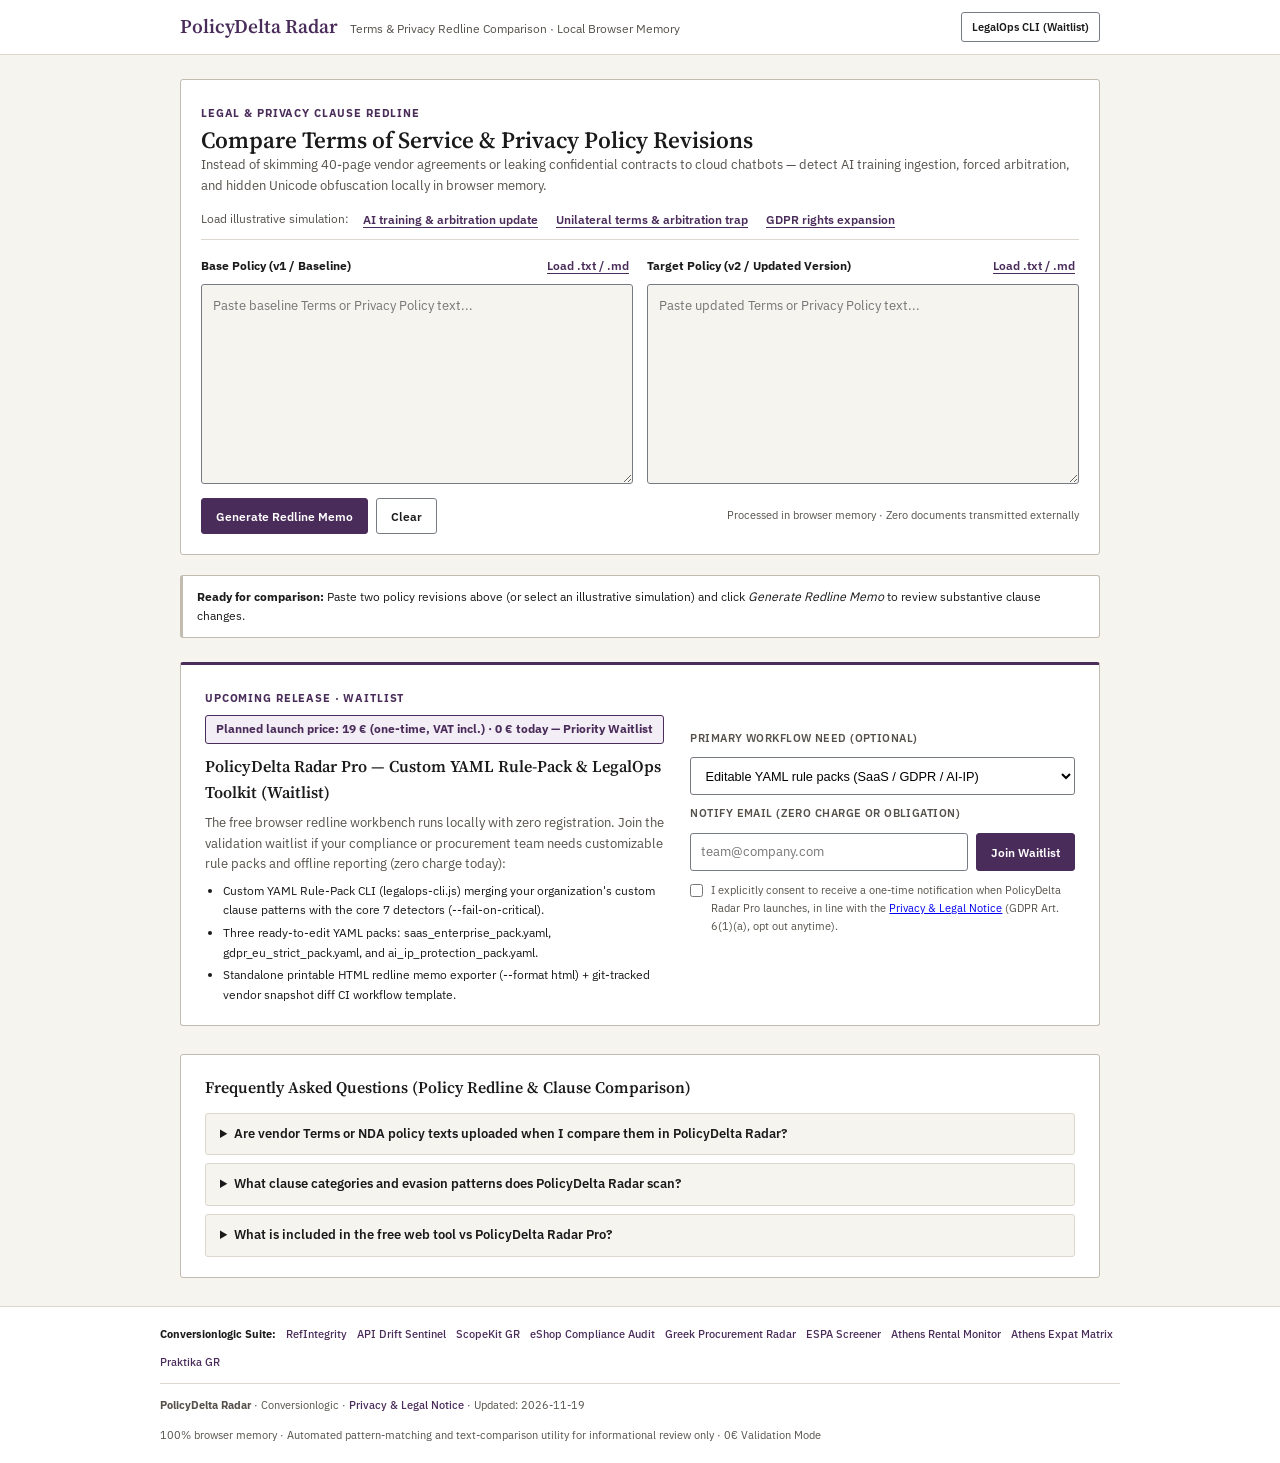
<file: index.html>
<!DOCTYPE html>
<html lang="en">
<head>
  <meta http-equiv="Content-Security-Policy" content="default-src 'none'; script-src 'self'; style-src 'self'; img-src 'self' data:; font-src 'self'; connect-src https://conversionlogic-waitlist.conversionlogic.workers.dev; base-uri 'none'; form-action 'self' https://conversionlogic-waitlist.conversionlogic.workers.dev">
  <meta charset="UTF-8" />
  <meta name="viewport" content="width=device-width, initial-scale=1.0" />
  <meta name="google-site-verification" content="TbQiOlV9inpmQskmAp9DLlirtIKnQA6jMJTxacC56JY" />
  <meta name="robots" content="index, follow" />
  <title>PolicyDelta Radar — Terms of Service &amp; Privacy Policy Redline Diff Tool</title>
  <meta name="description" content="Free local-first Terms of Service, Privacy Policy, and EULA redline comparison utility. Detect AI model training clauses, forced binding arbitration, data broker sharing, and invisible Unicode obfuscation in browser memory." />
  <link rel="canonical" href="https://mitsaken.github.io/policydelta-radar/" />
  <meta property="og:type" content="website" />
  <meta property="og:site_name" content="Conversionlogic" />
  <meta property="og:title" content="PolicyDelta Radar — Terms &amp; Privacy Policy Redline Diff Tool" />
  <meta property="og:description" content="Compare Terms of Service and Privacy Policy revisions locally in browser memory. Spot AI training clauses, arbitration waivers, retention shifts, and Unicode obfuscation instantly." />
  <meta property="og:url" content="https://mitsaken.github.io/policydelta-radar/" />
  <meta name="twitter:card" content="summary" />
  <meta name="twitter:title" content="PolicyDelta Radar — Terms &amp; Privacy Policy Diff Tool" />
  <meta name="twitter:description" content="Client-side clause comparison utility for Terms of Service, Privacy Policies, and vendor EULAs." />
  <script type="application/ld+json">
  {
    "@context": "https://schema.org",
    "@graph": [
      {
        "@type": "SoftwareApplication",
        "name": "PolicyDelta Radar",
        "applicationCategory": "UtilitiesApplication",
        "operatingSystem": "Web Browser",
        "url": "https://mitsaken.github.io/policydelta-radar/",
        "description": "Local-first pattern-matching and clause redline comparison utility for English-language Terms of Service, Privacy Policies, and EULAs.",
        "offers": {
          "@type": "Offer",
          "price": "0",
          "priceCurrency": "EUR"
        },
        "publisher": {
          "@type": "Organization",
          "name": "Conversionlogic"
        }
      },
      {
        "@type": "FAQPage",
        "mainEntity": [
          {
            "@type": "Question",
            "name": "Are vendor Terms or NDA policy texts uploaded when I compare them in PolicyDelta Radar?",
            "acceptedAnswer": {
              "@type": "Answer",
              "text": "No. Policy normalization, Unicode sanitization, clause segmentation, and redline comparison execute 100% inside your browser memory with zero third-party or backend document transmission."
            }
          },
          {
            "@type": "Question",
            "name": "What clause categories and evasion patterns does PolicyDelta Radar scan?",
            "acceptedAnswer": {
              "@type": "Answer",
              "text": "It evaluates 7 core English-language categories including forced binding arbitration, AI model training licenses, unilateral modifications, indefinite data retention, third-party ad sharing, auto-renewal escalation, and GDPR/CCPA user-protection enhancements, alongside invisible zero-width Unicode spoofing and hedged phrasing triggers."
            }
          },
          {
            "@type": "Question",
            "name": "What is included in the free web tool vs PolicyDelta Radar Pro?",
            "acceptedAnswer": {
              "@type": "Answer",
              "text": "The free browser workbench and cli.js audit English policies using 7 core rules with Markdown, JSON, and A4 print outputs. PolicyDelta Radar Pro (planned 19 EUR one-time launch price, currently 0 EUR Priority Waitlist) adds a Custom YAML Rule-Pack CLI (legalops-cli.js), 3 ready-to-edit YAML packs (SaaS Enterprise, GDPR EU Strict, AI-IP Protection), standalone printable HTML redline memo exports, and Git snapshot CI workflows."
            }
          }
        ]
      }
    ]
  }
  </script>
  <link rel="stylesheet" href="styles.css" />
</head>
<body>

  <!-- MASTHEAD -->
  <header class="site-header no-print">
    <div class="header-inner">
      <div class="brand-lockup">
        <a href="#" class="brand-title">PolicyDelta Radar</a>
        <span class="brand-subtitle">Terms &amp; Privacy Redline Comparison · Local Browser Memory</span>
      </div>
      <a href="#pro-waitlist" class="btn btn-secondary btn-sm">LegalOps CLI (Waitlist)</a>
    </div>
  </header>

  <main class="memo-main">

    <!-- SUBMISSION FORM -->
    <section class="submission-card no-print" aria-label="Policy text comparison">
      <div>
        <span class="kicker">Legal &amp; Privacy Clause Redline</span>
        <h1 class="memo-h1">Compare Terms of Service &amp; Privacy Policy Revisions</h1>
        <p class="memo-lead">
          Instead of skimming 40-page vendor agreements or leaking confidential contracts to cloud chatbots — detect AI training ingestion, forced arbitration, and hidden Unicode obfuscation locally in browser memory.
        </p>
      </div>

      <div class="samples-row">
        <span>Load illustrative simulation:</span>
        <button type="button" class="text-action" data-preset="saas_ai_ingestion">AI training &amp; arbitration update</button>
        <button type="button" class="text-action" data-preset="predatory_arbitration">Unilateral terms &amp; arbitration trap</button>
        <button type="button" class="text-action" data-preset="gdpr_friendly_update">GDPR rights expansion</button>
      </div>

      <div class="editors-grid">
        <div class="editor-col">
          <div class="editor-head">
            <label for="basePolicyInput" class="editor-label">Base Policy (v1 / Baseline)</label>
            <label for="fileBasePolicy" class="text-action pointer">Load .txt / .md</label>
            <input type="file" id="fileBasePolicy" accept=".txt,.md,.html" hidden />
          </div>
          <textarea id="basePolicyInput" class="policy-textarea" rows="9" placeholder="Paste baseline Terms or Privacy Policy text..."></textarea>
        </div>

        <div class="editor-col">
          <div class="editor-head">
            <label for="targetPolicyInput" class="editor-label">Target Policy (v2 / Updated Version)</label>
            <label for="fileTargetPolicy" class="text-action pointer">Load .txt / .md</label>
            <input type="file" id="fileTargetPolicy" accept=".txt,.md,.html" hidden />
          </div>
          <textarea id="targetPolicyInput" class="policy-textarea" rows="9" placeholder="Paste updated Terms or Privacy Policy text..."></textarea>
        </div>
      </div>

      <div class="submit-bar">
        <div class="btn-group-wrap">
          <button type="button" id="runCompareBtn" class="btn btn-primary">Generate Redline Memo</button>
          <button type="button" id="clearPoliciesBtn" class="btn btn-secondary">Clear</button>
        </div>
        <span class="muted-xs">Processed in browser memory · Zero documents transmitted externally</span>
      </div>
    </section>

    <!-- EMPTY NOTE -->
    <div id="emptyStateBanner" class="callout empty-banner-box no-print">
      <strong>Ready for comparison:</strong> Paste two policy revisions above (or select an illustrative simulation) and click <em>Generate Redline Memo</em> to review substantive clause changes.
    </div>

    <!-- REDLINE MEMO OUTPUT -->
    <article id="resultsSection" class="memo-sheet" hidden aria-label="Redline memo output">

      <div id="sampleDemoBanner" class="callout callout-sample no-print" hidden>
        <strong>Illustrative Sample Simulation:</strong> Reviewing built-in demonstration text. Paste your own vendor agreements above to analyze live contracts.
      </div>

      <div class="memo-head-bar">
        <div>
          <span class="kicker">Redline Comparison Memorandum</span>
          <h2 id="memoVerdictHeading" class="memo-h1 memo-sub-h2">Substantive Clause Review</h2>
          <p id="summaryText" class="memo-lead mt-1">Heuristic pattern scan across legal recourse, AI model training rights, retention, and GDPR rights.</p>
        </div>
        <div class="no-print export-row">
          <button type="button" id="btn-copy-md" class="btn btn-secondary btn-sm">Copy Changelog</button>
          <button type="button" id="btn-dl-json" class="btn btn-secondary btn-sm">Export JSON</button>
          <button type="button" id="btn-print-memo" class="btn btn-primary btn-sm">Print A4 Memo</button>
        </div>
      </div>

      <!-- Scope & Verification Callout -->
      <div class="callout callout-scope">
        <strong>Scope &amp; Verification:</strong> Heuristic pattern rules evaluate English-language agreements across 7 core categories. Non-English contracts and ambiguous negations require manual human reading and independent verification.
      </div>

      <!-- Risk Category Tally (5-box 3-state grid) -->
      <div class="memo-tally-grid tnum">
        <div class="tally-box">
          <div class="tally-label">Audit Date</div>
          <div id="memoDateValue" class="tally-num tally-date">--</div>
        </div>
        <div class="tally-box">
          <div class="tally-label">Critical Shifts</div>
          <div id="statCriticalCount" class="tally-num is-fail">0</div>
        </div>
        <div class="tally-box">
          <div class="tally-label">Privacy Warnings</div>
          <div id="statWarningCount" class="tally-num is-warn">0</div>
        </div>
        <div class="tally-box">
          <div class="tally-label">Human Review</div>
          <div id="statReviewCount" class="tally-num is-review">0</div>
        </div>
        <div class="tally-box">
          <div class="tally-label">User Protections</div>
          <div id="statFriendlyCount" class="tally-num is-pass">0</div>
        </div>
      </div>

      <!-- Substantive Changes Table -->
      <section class="memo-block">
        <h3 class="memo-section-title">1. Substantive Policy Mutations (<span id="findingsCountBadge" class="tnum">0 changes</span>)</h3>
        <div class="changes-table-wrap">
          <table class="changes-table">
            <thead>
              <tr>
                <th>#</th>
                <th>Severity</th>
                <th>Category</th>
                <th>Clause Finding</th>
                <th>Practical Implication</th>
              </tr>
            </thead>
            <tbody id="findingsTableBody"></tbody>
          </table>
        </div>
      </section>

      <!-- Inline Textual Redline Excerpts -->
      <section class="memo-block">
        <h3 class="memo-section-title">2. Inline Clause Diff Excerpts</h3>
        <div id="redlineContainer" class="redline-stack"></div>
      </section>

      <div class="memo-disclaimer">
        Disclaimer: PolicyDelta Radar is an automated pattern-matching and text-comparison utility providing heuristic indicators for informational review only.
      </div>
    </article>

  </main>

  <!-- STATIC WAITLIST SECTION (0-EUR VALIDATION MODE) -->
  <section id="pro-waitlist" class="waitlist-section no-print" aria-labelledby="waitlist-heading">
    <div class="waitlist-card">
      <div>
        <span class="kicker">Upcoming Release · Waitlist</span>
        <div><span class="price-badge-pill">Planned launch price: 19 € (one-time, VAT incl.) · 0 € today — Priority Waitlist</span></div>
        <h2 id="waitlist-heading" class="waitlist-title">PolicyDelta Radar Pro — Custom YAML Rule-Pack &amp; LegalOps Toolkit (Waitlist)</h2>
        <p class="waitlist-desc">
          The free browser redline workbench runs locally with zero registration. Join the validation waitlist if your compliance or procurement team needs customizable rule packs and offline reporting (zero charge today):
        </p>
        <ul class="waitlist-features">
          <li>Custom YAML Rule-Pack CLI (<span class="mono">legalops-cli.js</span>) merging your organization's custom clause patterns with the core 7 detectors (<span class="mono">--fail-on-critical</span>).</li>
          <li>Three ready-to-edit YAML packs: <span class="mono">saas_enterprise_pack.yaml</span>, <span class="mono">gdpr_eu_strict_pack.yaml</span>, and <span class="mono">ai_ip_protection_pack.yaml</span>.</li>
          <li>Standalone printable HTML redline memo exporter (<span class="mono">--format html</span>) + git-tracked vendor snapshot diff CI workflow template.</li>
        </ul>
      </div>

      <form id="proWaitlistForm" class="waitlist-form" data-project="policydelta-radar" novalidate>
        <label for="proWaitlistAdvice" class="field-label">Primary workflow need (optional)</label>
        <select id="proWaitlistAdvice" class="field-input">
          <option value="custom_yaml_packs">Editable YAML rule packs (SaaS / GDPR / AI-IP)</option>
          <option value="printable_html_redline">Standalone printable HTML redline memo CLI</option>
          <option value="git_snapshot_ci">Git-tracked vendor snapshot diff CI workflow</option>
        </select>
        <label for="proWaitlistEmail" class="field-label">Notify email (zero charge or obligation)</label>
        <div class="waitlist-input-row">
          <input type="email" id="proWaitlistEmail" class="field-input" placeholder="team@company.com" required />
          <button type="submit" id="proWaitlistSubmit" class="btn btn-primary">Join Waitlist</button>
        </div>
        <label class="waitlist-consent">
          <input type="checkbox" id="proWaitlistConsent" required />
          <span>I explicitly consent to receive a one-time notification when PolicyDelta Radar Pro launches, in line with the <a href="privacy.html">Privacy &amp; Legal Notice</a> (GDPR Art. 6(1)(a), opt out anytime).</span>
        </label>
        <p id="proWaitlistMsg" class="waitlist-msg" role="status" aria-live="polite"></p>
      </form>
    </div>
  </section>

  <!-- FAQ SECTION -->
  <section class="faq-section no-print" aria-label="Frequently Asked Questions">
    <div class="faq-card">
      <h2 class="faq-heading">Frequently Asked Questions (Policy Redline &amp; Clause Comparison)</h2>
      <div class="faq-list">
        <details class="faq-item">
          <summary>Are vendor Terms or NDA policy texts uploaded when I compare them in PolicyDelta Radar?</summary>
          <p>No. Policy normalization, Unicode sanitization, clause segmentation, and redline comparison execute 100% inside your browser memory with zero third-party or backend document transmission.</p>
        </details>
        <details class="faq-item">
          <summary>What clause categories and evasion patterns does PolicyDelta Radar scan?</summary>
          <p>It evaluates 7 core English-language categories including forced binding arbitration, AI model training licenses, unilateral modifications, indefinite data retention, third-party ad sharing, auto-renewal escalation, and GDPR/CCPA user-protection enhancements, alongside invisible zero-width Unicode spoofing and hedged phrasing triggers.</p>
        </details>
        <details class="faq-item">
          <summary>What is included in the free web tool vs PolicyDelta Radar Pro?</summary>
          <p>The free browser workbench and <span class="mono">cli.js</span> audit English policies using 7 core rules with Markdown, JSON, and A4 print outputs. PolicyDelta Radar Pro (planned 19 EUR one-time launch price, currently 0 EUR Priority Waitlist) adds a Custom YAML Rule-Pack CLI (<span class="mono">legalops-cli.js</span>), 3 ready-to-edit YAML packs (SaaS Enterprise, GDPR EU Strict, AI-IP Protection), standalone printable HTML redline memo exports, and Git snapshot CI workflows.</p>
        </details>
      </div>
    </div>
  </section>

  <!-- FOOTER -->
  <footer class="site-footer no-print">
    <nav class="footer-tools-nav" aria-label="Conversionlogic Developer and Audit Suite">
      <strong>Conversionlogic Suite:</strong>
      <a class="footer-tool-link" href="https://mitsaken.github.io/refintegrity/" target="_blank" rel="noopener noreferrer">RefIntegrity</a>
      <a class="footer-tool-link" href="https://mitsaken.github.io/api-drift-sentinel/" target="_blank" rel="noopener noreferrer">API Drift Sentinel</a>
      <a class="footer-tool-link" href="https://scopekit-gr.pages.dev/" target="_blank" rel="noopener noreferrer">ScopeKit GR</a>
      <a class="footer-tool-link" href="https://eshop-compliance-doctor.pages.dev/" target="_blank" rel="noopener noreferrer">eShop Compliance Audit</a>
      <a class="footer-tool-link" href="https://greek-procurement-radar.pages.dev/" target="_blank" rel="noopener noreferrer">Greek Procurement Radar</a>
      <a class="footer-tool-link" href="https://espa-screener-gr.pages.dev/" target="_blank" rel="noopener noreferrer">ESPA Screener</a>
      <a class="footer-tool-link" href="https://athens-rental-monitor.pages.dev/" target="_blank" rel="noopener noreferrer">Athens Rental Monitor</a>
      <a class="footer-tool-link" href="https://athens-relocation-matrix.pages.dev/" target="_blank" rel="noopener noreferrer">Athens Expat Matrix</a>
      <a class="footer-tool-link" href="https://praktika-gr.pages.dev/" target="_blank" rel="noopener noreferrer">Praktika GR</a>
    </nav>
    <div class="footer-inner">
      <span><strong>PolicyDelta Radar</strong> · Conversionlogic · <a href="privacy.html" class="footer-tool-link">Privacy &amp; Legal Notice</a> · Updated: 2026-11-19</span>
      <span>100% browser memory · Automated pattern-matching and text-comparison utility for informational review only · 0€ Validation Mode</span>
    </div>
  </footer>

  <script src="engine.js"></script>
  <script src="app.js"></script>
</body>
</html>
</file>
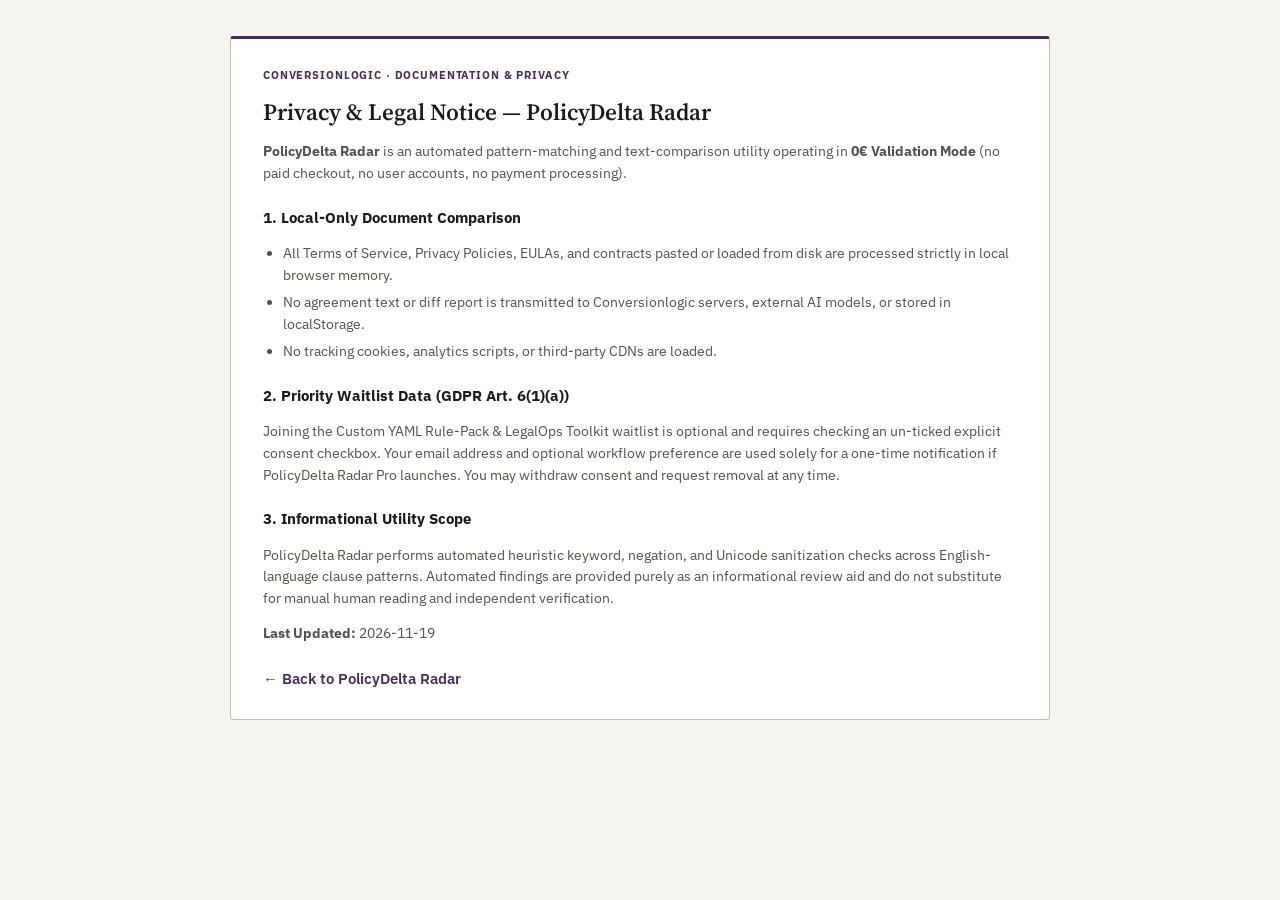
<file: privacy.html>
<!DOCTYPE html>
<html lang="en">
<head>
  <meta http-equiv="Content-Security-Policy" content="default-src 'none'; script-src 'self'; style-src 'self'; img-src 'self' data:; font-src 'self'; connect-src 'none'; base-uri 'none'; form-action 'none'">
  <meta charset="UTF-8" />
  <meta name="viewport" content="width=device-width, initial-scale=1.0" />
  <title>Privacy &amp; Legal Notice | PolicyDelta Radar</title>
  <meta name="description" content="Privacy notice, local browser execution guarantee, GDPR Art. 6(1)(a) waitlist terms, and informational scope for PolicyDelta Radar." />
  <link rel="canonical" href="https://mitsaken.github.io/policydelta-radar/privacy.html" />
  <link rel="stylesheet" href="styles.css" />
</head>
<body>
  <main class="legal-card">
    <span class="kicker">Conversionlogic · Documentation &amp; Privacy</span>
    <h1>Privacy &amp; Legal Notice — PolicyDelta Radar</h1>
    <p><strong>PolicyDelta Radar</strong> is an automated pattern-matching and text-comparison utility operating in <strong>0€ Validation Mode</strong> (no paid checkout, no user accounts, no payment processing).</p>

    <h2>1. Local-Only Document Comparison</h2>
    <ul>
      <li>All Terms of Service, Privacy Policies, EULAs, and contracts pasted or loaded from disk are processed strictly in local browser memory.</li>
      <li>No agreement text or diff report is transmitted to Conversionlogic servers, external AI models, or stored in <span class="mono">localStorage</span>.</li>
      <li>No tracking cookies, analytics scripts, or third-party CDNs are loaded.</li>
    </ul>

    <h2>2. Priority Waitlist Data (GDPR Art. 6(1)(a))</h2>
    <p>Joining the Custom YAML Rule-Pack &amp; LegalOps Toolkit waitlist is optional and requires checking an un-ticked explicit consent checkbox. Your email address and optional workflow preference are used solely for a one-time notification if PolicyDelta Radar Pro launches. You may withdraw consent and request removal at any time.</p>

    <h2>3. Informational Utility Scope</h2>
    <p>PolicyDelta Radar performs automated heuristic keyword, negation, and Unicode sanitization checks across English-language clause patterns. Automated findings are provided purely as an informational review aid and do not substitute for manual human reading and independent verification.</p>

    <p><strong>Last Updated:</strong> 2026-11-19</p>
    <a href="./" class="legal-back">&larr; Back to PolicyDelta Radar</a>
  </main>
</body>
</html>
</file>
<file: styles.css>
/* PolicyDelta Radar — LexisNexis / Financial Times Legal Redline Memo System */

@font-face {
  font-family: "IBM Plex Sans Local";
  src: url("./assets/fonts/ibm-plex-sans-var.woff2") format("woff2");
  font-weight: 100 700;
  font-style: normal;
  font-display: swap;
}

@font-face {
  font-family: "Source Serif 4 Local";
  src: url("./assets/fonts/source-serif-4-400.woff2") format("woff2");
  font-weight: 400;
  font-style: normal;
  font-display: swap;
}

@font-face {
  font-family: "Source Serif 4 Local";
  src: url("./assets/fonts/source-serif-4-600.woff2") format("woff2");
  font-weight: 600;
  font-style: normal;
  font-display: swap;
}

:root {
  color-scheme: light;
  --bg-canvas: #F6F4EF;
  --bg-surface: #FFFFFF;
  --bg-subtle: #EDEAE1;
  --ink-primary: #1A1A1A;
  --ink-muted: #55514A;
  --hairline: #DCD7CC;
  --hairline-strong: #C2BCB0;
  --control-border: #767B85;
  --accent: #4A2C5A;
  --accent-hover: #381F46;
  --accent-soft: #F3EEF6;
  --redline-add: #0A4BB5;
  --redline-add-bg: #EFF5FF;
  --pass: #065F46;
  --pass-bg: #ECFDF5;
  --pass-border: #A7F3D0;
  --warn: #92400E;
  --warn-bg: #FFFBEB;
  --warn-border: #FDE68A;
  --fail: #991B1B;
  --fail-bg: #FEF2F2;
  --fail-border: #FECACA;
  --radius: 3px;
  --font-sans: "IBM Plex Sans Local", -apple-system, BlinkMacSystemFont, "Segoe UI", Roboto, sans-serif;
  --font-serif: "Source Serif 4 Local", Georgia, "Times New Roman", serif;
}

*, *::before, *::after {
  box-sizing: border-box;
  margin: 0;
  padding: 0;
}

html {
  font-size: 15px;
  -webkit-text-size-adjust: 100%;
  scroll-behavior: smooth;
}

body {
  font-family: var(--font-sans);
  background: var(--bg-canvas);
  color: var(--ink-primary);
  line-height: 1.6;
  min-height: 100vh;
  display: flex;
  flex-direction: column;
  -webkit-font-smoothing: antialiased;
}

.tnum { font-variant-numeric: tabular-nums; }
.serif { font-family: var(--font-serif); }

button, input, textarea { font-family: inherit; color: inherit; }

button:focus-visible,
a:focus-visible,
input:focus-visible,
textarea:focus-visible {
  outline: 2px solid var(--accent);
  outline-offset: 2px;
}

[hidden] { display: none !important; }

/* Masthead */
.site-header {
  background: var(--bg-surface);
  border-bottom: 1px solid var(--hairline);
}

.header-inner {
  max-width: 960px;
  margin: 0 auto;
  padding: 0 20px;
  min-height: 54px;
  display: flex;
  align-items: center;
  justify-content: space-between;
  gap: 14px;
  flex-wrap: wrap;
}

.brand-lockup {
  display: flex;
  align-items: baseline;
  gap: 12px;
  flex-wrap: wrap;
}

.brand-title {
  font-family: var(--font-serif);
  font-size: 1.3rem;
  font-weight: 600;
  color: var(--accent);
  text-decoration: none;
}

.brand-subtitle {
  font-size: 0.78rem;
  color: var(--ink-muted);
}

/* Buttons */
.btn {
  display: inline-flex;
  align-items: center;
  justify-content: center;
  gap: 6px;
  min-height: 36px;
  padding: 0 14px;
  border-radius: var(--radius);
  font-size: 0.82rem;
  font-weight: 600;
  cursor: pointer;
  text-decoration: none;
  border: 1px solid transparent;
  transition: background-color 120ms ease, border-color 120ms ease;
  white-space: nowrap;
}

.btn-primary {
  background: var(--accent);
  border-color: var(--accent);
  color: #FFFFFF;
}

.btn-primary:hover {
  background: var(--accent-hover);
}

.btn-secondary {
  background: var(--bg-surface);
  border-color: var(--control-border);
  color: var(--ink-primary);
}

.btn-secondary:hover {
  background: var(--bg-subtle);
}

.btn-sm {
  min-height: 30px;
  padding: 0 10px;
  font-size: 0.76rem;
}

.text-action {
  background: transparent;
  border: none;
  color: var(--accent);
  font-size: 0.8rem;
  font-weight: 600;
  cursor: pointer;
  padding: 2px 4px;
  text-decoration: underline;
  text-underline-offset: 3px;
}

/* Single-Column Redline Container */
.memo-main {
  flex: 1;
  width: 100%;
  max-width: 960px;
  margin: 0 auto;
  padding: 24px 20px;
  display: flex;
  flex-direction: column;
  gap: 20px;
}

.submission-card {
  background: var(--bg-surface);
  border: 1px solid var(--hairline-strong);
  border-radius: var(--radius);
  padding: 20px;
  display: flex;
  flex-direction: column;
  gap: 14px;
}

.kicker {
  font-size: 0.72rem;
  font-weight: 700;
  text-transform: uppercase;
  letter-spacing: 0.08em;
  color: var(--accent);
}

.memo-h1 {
  font-family: var(--font-serif);
  font-size: 1.55rem;
  font-weight: 600;
  line-height: 1.25;
  color: var(--ink-primary);
  margin-top: 2px;
}

.memo-lead {
  font-size: 0.86rem;
  color: var(--ink-muted);
}

.samples-row {
  display: flex;
  align-items: center;
  gap: 10px;
  flex-wrap: wrap;
  font-size: 0.78rem;
  color: var(--ink-muted);
  padding-bottom: 10px;
  border-bottom: 1px solid var(--hairline);
}

.editors-grid {
  display: grid;
  grid-template-columns: repeat(2, minmax(0, 1fr));
  gap: 14px;
}

@media (max-width: 720px) {
  .editors-grid {
    grid-template-columns: minmax(0, 1fr);
  }
}

.editor-col {
  display: flex;
  flex-direction: column;
  gap: 6px;
}

.editor-head {
  display: flex;
  align-items: center;
  justify-content: space-between;
  gap: 8px;
  font-size: 0.78rem;
}

.editor-label {
  font-weight: 700;
  color: var(--ink-primary);
}

.policy-textarea {
  width: 100%;
  min-height: 200px;
  padding: 11px;
  font-size: 0.84rem;
  line-height: 1.55;
  background: var(--bg-canvas);
  border: 1px solid var(--control-border);
  border-radius: var(--radius);
  color: var(--ink-primary);
  resize: vertical;
}

.submit-bar {
  display: flex;
  align-items: center;
  justify-content: space-between;
  gap: 12px;
  flex-wrap: wrap;
}

/* Redline Memo Sheet */
.memo-sheet {
  background: var(--bg-surface);
  border: 1px solid var(--hairline-strong);
  border-radius: var(--radius);
  padding: 28px 32px;
  display: flex;
  flex-direction: column;
  gap: 20px;
}

@media (max-width: 640px) {
  .memo-sheet { padding: 18px 16px; }
}

.memo-head-bar {
  display: flex;
  justify-content: space-between;
  align-items: flex-end;
  gap: 16px;
  padding-bottom: 14px;
  border-bottom: 2px solid var(--ink-primary);
  flex-wrap: wrap;
}

.callout {
  padding: 11px 14px;
  border-radius: var(--radius);
  border: 1px solid var(--hairline-strong);
  border-left-width: 3px;
  font-size: 0.82rem;
}

.callout-sample {
  background: var(--accent-soft);
  border-color: #D2C3DB;
  border-left-color: var(--accent);
}

.callout-scope {
  background: var(--bg-canvas);
  border-color: var(--hairline-strong);
  border-left-color: var(--ink-muted);
  color: var(--ink-primary);
}

.memo-tally-grid {
  display: grid;
  grid-template-columns: repeat(5, minmax(0, 1fr));
  gap: 10px;
}

@media (max-width: 680px) {
  .memo-tally-grid {
    grid-template-columns: repeat(2, minmax(0, 1fr));
  }
}

.tally-box {
  border: 1px solid var(--hairline-strong);
  border-radius: var(--radius);
  padding: 10px 12px;
  background: var(--bg-canvas);
}

.tally-label {
  font-size: 0.7rem;
  font-weight: 700;
  text-transform: uppercase;
  letter-spacing: 0.05em;
  color: var(--ink-muted);
}

.tally-num {
  font-size: 1.35rem;
  font-weight: 700;
  margin-top: 2px;
  color: var(--ink-primary);
}

.is-fail { color: var(--fail); }
.is-warn { color: var(--warn); }
.is-pass { color: var(--pass); }
.is-review { color: var(--accent); }

.memo-section-title {
  font-family: var(--font-serif);
  font-size: 1.08rem;
  font-weight: 600;
  color: var(--ink-primary);
  padding-bottom: 6px;
  border-bottom: 1px solid var(--hairline);
}

.changes-table-wrap {
  overflow-x: auto;
  border: 1px solid var(--hairline-strong);
  border-radius: var(--radius);
}

.changes-table {
  width: 100%;
  border-collapse: collapse;
  font-size: 0.82rem;
  text-align: left;
}

.changes-table th {
  background: var(--bg-subtle);
  padding: 9px 10px;
  font-size: 0.72rem;
  font-weight: 700;
  text-transform: uppercase;
  letter-spacing: 0.04em;
  border-bottom: 1px solid var(--hairline-strong);
}

.changes-table td {
  padding: 10px;
  border-bottom: 1px solid var(--hairline);
  vertical-align: top;
}

.changes-table tr:last-child td { border-bottom: none; }

@media (max-width: 680px) {
  .changes-table-wrap { border: none; background: transparent; overflow-x: visible; }
  .changes-table thead { display: none; }
  .changes-table, .changes-table tbody { display: block; width: 100%; }
  .changes-table tr {
    display: flex;
    flex-direction: column;
    gap: 6px;
    padding: 12px;
    margin-bottom: 10px;
    background: var(--bg-canvas);
    border: 1px solid var(--hairline-strong);
    border-radius: var(--radius);
  }
  .changes-table td {
    display: flex;
    flex-direction: column;
    align-items: flex-start;
    gap: 2px;
    padding: 0;
    border-bottom: none;
  }
  .changes-table td[data-label]::before {
    content: attr(data-label);
    font-size: 0.68rem;
    font-weight: 700;
    text-transform: uppercase;
    letter-spacing: 0.05em;
    color: var(--ink-muted);
  }
}

.sev-badge {
  display: inline-block;
  padding: 2px 6px;
  border-radius: var(--radius);
  border: 1px solid currentColor;
  font-size: 0.7rem;
  font-weight: 700;
  white-space: nowrap;
}

.sev-badge.CRITICAL { color: var(--fail); background: var(--fail-bg); border-color: var(--fail-border); }
.sev-badge.WARNING { color: var(--warn); background: var(--warn-bg); border-color: var(--warn-border); }
.sev-badge.REVIEW { color: var(--accent); background: var(--accent-soft); border-color: #D2C3DB; }
.sev-badge.USER_FRIENDLY { color: var(--pass); background: var(--pass-bg); border-color: var(--pass-border); }

.evidence-pair {
  margin-top: 6px;
  font-size: 0.75rem;
  color: var(--ink-muted);
  display: flex;
  flex-direction: column;
  gap: 3px;
}

.evidence-quote {
  background: var(--bg-surface);
  border: 1px solid var(--hairline);
  padding: 4px 7px;
  border-radius: var(--radius);
  font-family: var(--font-serif);
  color: var(--ink-primary);
}

/* Redline Prose Diff */
.redline-excerpt {
  padding: 14px 16px;
  background: var(--bg-canvas);
  border: 1px solid var(--hairline-strong);
  border-left: 3px solid var(--accent);
  border-radius: var(--radius);
  font-family: var(--font-serif);
  font-size: 0.92rem;
  line-height: 1.65;
  display: flex;
  flex-direction: column;
  gap: 8px;
}

.redline-del {
  color: var(--fail);
  background: var(--fail-bg);
  text-decoration: line-through;
  padding: 1px 4px;
}

.redline-add {
  color: var(--redline-add);
  background: var(--redline-add-bg);
  text-decoration: underline;
  text-underline-offset: 3px;
  padding: 1px 4px;
}

/* Waitlist Section */
.waitlist-section {
  width: 100%;
  max-width: 960px;
  margin: 0 auto;
  padding: 0 20px 28px;
}

.waitlist-card {
  background: var(--bg-surface);
  border: 1px solid var(--hairline-strong);
  border-top: 3px solid var(--accent);
  border-radius: var(--radius);
  padding: 20px 24px;
  display: grid;
  grid-template-columns: minmax(0, 1.2fr) minmax(0, 1fr);
  gap: 24px;
  align-items: center;
}

@media (max-width: 760px) {
  .waitlist-card { grid-template-columns: minmax(0, 1fr); }
}

.waitlist-title {
  font-family: var(--font-serif);
  font-size: 1.1rem;
  font-weight: 600;
  margin: 4px 0 6px;
}

.waitlist-desc {
  font-size: 0.84rem;
  color: var(--ink-muted);
  margin-bottom: 8px;
}

.waitlist-features {
  padding-left: 18px;
  font-size: 0.82rem;
  display: flex;
  flex-direction: column;
  gap: 3px;
}

.waitlist-form {
  display: flex;
  flex-direction: column;
  gap: 10px;
  min-width: 0;
  max-width: 100%;
}

.field-label {
  font-size: 0.73rem;
  font-weight: 600;
  text-transform: uppercase;
  letter-spacing: 0.04em;
  color: var(--ink-muted);
}

.field-input {
  width: 100%;
  max-width: 100%;
  min-width: 0;
  min-height: 38px;
  padding: 6px 10px;
  font-size: 0.85rem;
  background: var(--bg-surface);
  border: 1px solid var(--control-border);
  border-radius: var(--radius);
  text-overflow: ellipsis;
}

.waitlist-input-row {
  display: flex;
  gap: 8px;
}

@media (max-width: 480px) {
  .waitlist-input-row { flex-direction: column; }
}

.waitlist-consent {
  display: flex;
  align-items: flex-start;
  gap: 8px;
  font-size: 0.76rem;
  color: var(--ink-muted);
  cursor: pointer;
}

.waitlist-consent input { margin-top: 3px; flex-shrink: 0; }
.waitlist-msg { font-size: 0.8rem; font-weight: 600; min-height: 1.2em; }
.waitlist-msg.is-ok { color: var(--pass); }
.waitlist-msg.is-err { color: var(--fail); }

.price-badge-pill {
  display: inline-block;
  margin-top: 6px;
  margin-bottom: 6px;
  padding: 4px 10px;
  background: var(--accent-soft);
  border: 1px solid var(--accent);
  border-radius: var(--radius);
  font-size: 0.78rem;
  font-weight: 700;
  color: var(--accent);
}

.faq-section {
  width: 100%;
  max-width: 960px;
  margin: 0 auto;
  padding: 0 20px 28px;
}

.faq-card {
  background: var(--bg-surface);
  border: 1px solid var(--hairline-strong);
  border-radius: var(--radius);
  padding: 20px 24px;
}

.faq-heading {
  font-family: var(--font-serif);
  font-size: 1.08rem;
  font-weight: 600;
  color: var(--ink-primary);
  margin-bottom: 12px;
}

.faq-list {
  display: flex;
  flex-direction: column;
  gap: 8px;
}

.faq-item {
  border: 1px solid var(--hairline);
  border-radius: var(--radius);
  background: var(--bg-canvas);
}

.faq-item summary {
  cursor: pointer;
  font-weight: 600;
  font-size: 0.86rem;
  padding: 10px 14px;
  color: var(--ink-primary);
}

.faq-item p {
  padding: 0 14px 12px;
  font-size: 0.83rem;
  color: var(--ink-muted);
  line-height: 1.5;
}

.site-footer {
  background: var(--bg-surface);
  border-top: 1px solid var(--hairline);
  padding: 18px 20px;
  font-size: 0.76rem;
  color: var(--ink-muted);
}

.footer-tools-nav {
  max-width: 960px;
  margin: 0 auto 12px;
  padding-bottom: 12px;
  border-bottom: 1px solid var(--hairline);
  display: flex;
  align-items: center;
  flex-wrap: wrap;
  gap: 10px;
}

.footer-tools-nav strong { color: var(--ink-primary); }
.footer-tool-link { color: var(--accent); text-decoration: none; font-weight: 500; }
.footer-tool-link:hover { text-decoration: underline; }

.legal-card {
  width: 100%;
  max-width: 820px;
  margin: 36px auto;
  padding: 28px 32px;
  background: var(--bg-surface);
  border: 1px solid var(--hairline-strong);
  border-top: 3px solid var(--accent);
  border-radius: var(--radius);
  display: flex;
  flex-direction: column;
  gap: 14px;
}

.legal-card h1 {
  font-family: var(--font-serif);
  font-size: 1.55rem;
  line-height: 1.25;
  color: var(--ink-primary);
}

.legal-card h2 { font-size: 1.02rem; font-weight: 700; color: var(--ink-primary); margin-top: 6px; }
.legal-card ul { padding-left: 20px; display: flex; flex-direction: column; gap: 6px; }
.legal-card p, .legal-card li { font-size: 0.9rem; color: var(--ink-muted); }
.legal-back { display: inline-block; margin-top: 8px; color: var(--accent); font-weight: 600; text-decoration: none; }
.legal-back:hover { text-decoration: underline; }
@media (max-width: 600px) { .legal-card { margin: 16px auto; padding: 20px 16px; } }

.footer-inner {
  max-width: 960px;
  margin: 0 auto;
  display: flex;
  align-items: center;
  justify-content: space-between;
  gap: 12px;
  flex-wrap: wrap;
}

@media print {
  @page { size: A4 portrait; margin: 16mm; }
  body { background: #FFFFFF !important; }
  .no-print { display: none !important; }
  .memo-main { padding: 0 !important; max-width: 100% !important; }
  .memo-sheet { border: none !important; padding: 0 !important; }
}

.pointer { cursor: pointer; }
.btn-group-wrap { display: flex; gap: 8px; flex-wrap: wrap; }
.export-row { display: flex; gap: 6px; flex-wrap: wrap; }
.muted-xs { font-size: 0.76rem; color: var(--ink-muted); }
.empty-banner-box { background: var(--bg-surface); }
.memo-sub-h2 { font-size: 1.35rem; }
.mt-1 { margin-top: 4px; }
.tally-date { font-size: 1rem; }
.memo-block { display: flex; flex-direction: column; gap: 10px; }
.redline-stack { display: flex; flex-direction: column; gap: 12px; }
.memo-disclaimer { padding-top: 12px; border-top: 1px solid var(--hairline); font-size: 0.74rem; color: var(--ink-muted); }
.empty-table-cell { text-align: center; padding: 20px; color: var(--ink-muted); }
</file>
